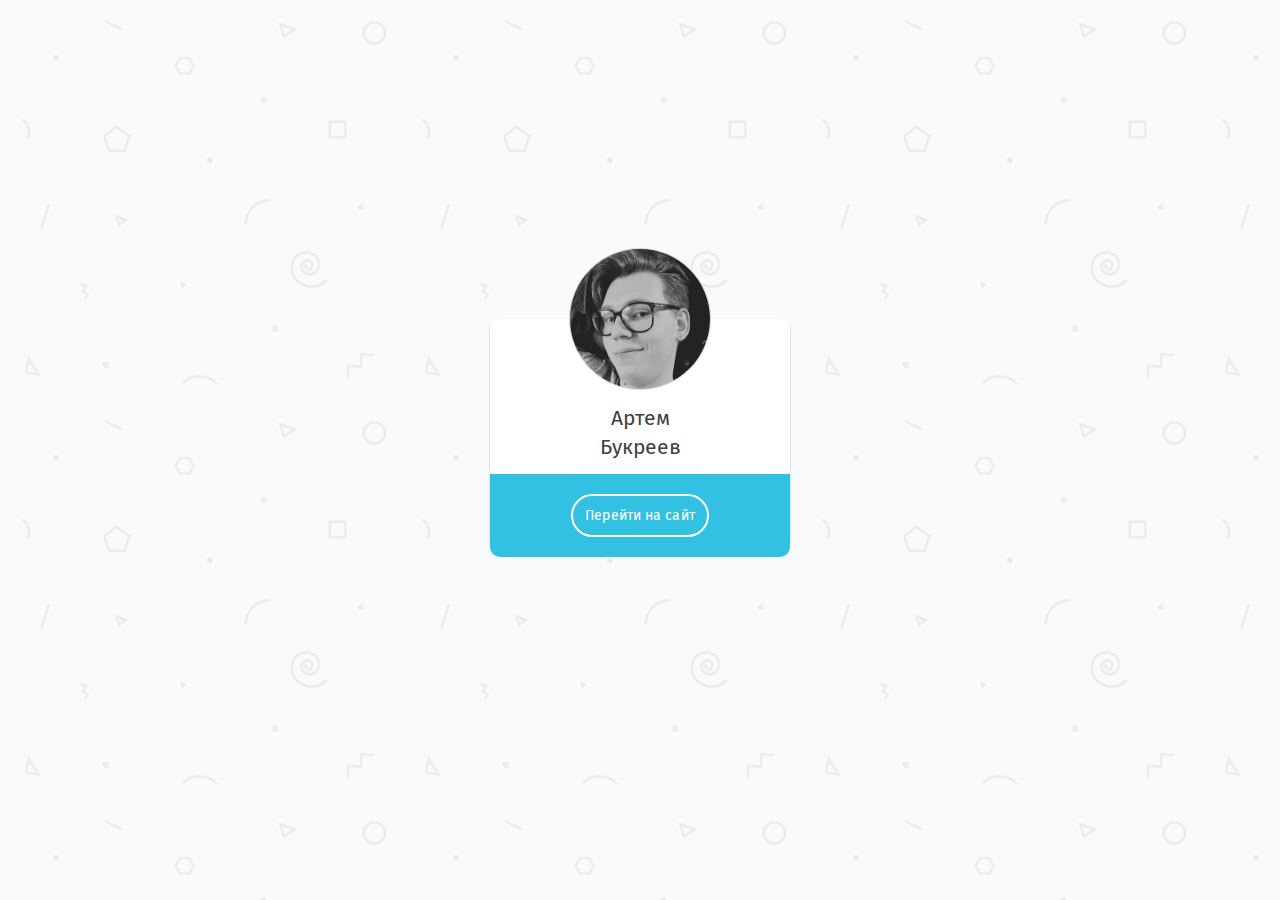
<file: index.html>
<!DOCTYPE html>
<html lang="en">
<head>
  <meta charset="UTF-8">
  <meta name="viewport" content="width=device-width, initial-scale=1.0">
  <meta http-equiv="X-UA-Compatible" content="ie=edge">
  <link rel="stylesheet" href="css/main.css">
  <link rel="stylesheet" href="css/animate.css">
  <title>Artem Bukreev</title>
</head>
<body>
  <div class="wrapper-start">
    <div class="enter-block animated bounceIn">
      <div class="user-avatar-start"><img src="img/content/avatar.jpg" class="avatar-start" alt="avatar"></div>
      <div class="enter-desc">
        <div class="enter-desc__high">
          <div class="user-name-start"><p class="name-start">Артем<br> Букреев</p></div>
        </div>
        <div class="enter-desc__low">
          <a href="pages/about.html" class="enter-button">Перейти на сайт</a>
        </div>
        </div>
  </div>
</div>
</body>
</html>
</file>
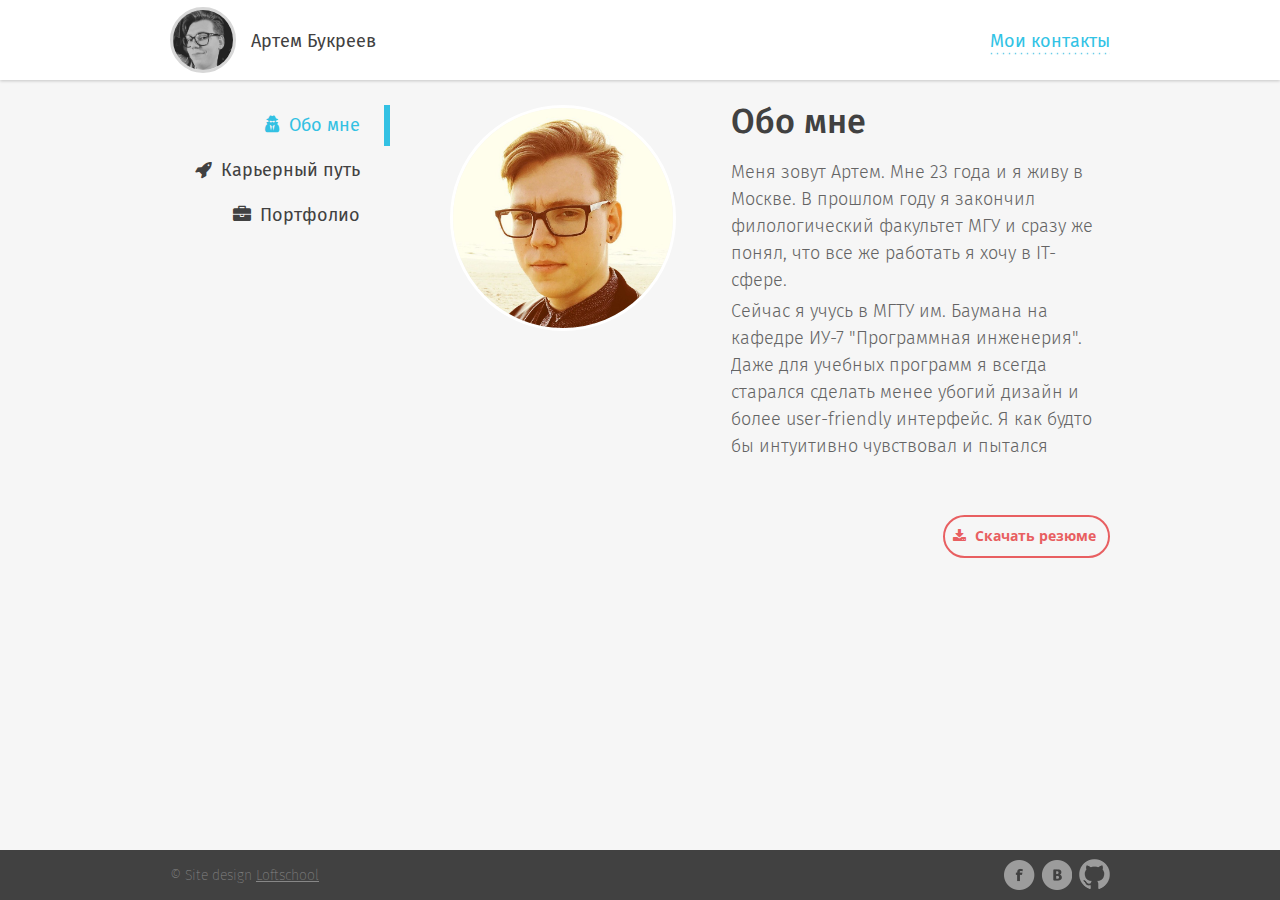
<file: pages/about.html>
<!DOCTYPE html>
<html lang="en">
<head>
	<meta charset="UTF-8">
	<meta http-equiv="X-UA-Compatible" content="ie=edge">
	<meta name="viewport" content="width=device-width, initial-scale=1.0">

	<title>About</title>
	<link rel="stylesheet" type="text/css" href="../css/main.css">
</head>
<body>
	<div class="wrapper">
		<header class="header">
			<div class="container">
				<div class="header-left">
					<div class="user-info">
						<div class="user-avatar">
							<img class="avatar" src="../img/content/avatar.jpg" alt="Avatar">
						</div>
						<div class="name">
							Артем Букреев
						</div>
					</div>
				</div>
				<div class="header-right">
					<div class="contacts">
						<a class="contacts-link" href="#">Мои контакты</a>
						<div class="dropdown">
							<div class="triangle"></div>
							<ul class="contacts__list">
								<li class="contacts__list-item">
									<a class="contacts__list-item-link email" href="href:mailto:bucentaurus@aol.com">
										<i class="contacts__dropdown-icon fa fa-envelope"></i>
										bucentaurus@aol.com</a>
								</li>
								<li class="contacts__list-item">
									<a class="contacts__list-item-link tel" href="tel:+79032587478">
										<i class="contacts__dropdown-icon fa fa-phone"></i>
										+7 903 258 74 78</a>
								</li>
								<li class="contacts__list-item"><a class="contacts__list-item-link skype" href="">
									<i class="contacts__dropdown-icon fa fa-skype"></i>
									 insaneBuch</a></li>
							</ul>
						</div>
					</div>
				</div>
			</div>
		</header>
		<section class="content">
			<div class="container">
				<aside class="sidebar">
					<nav class="menu">
						<ul class="menu-items">
							<li class="menu-item">
								<a class="menu-link selected-link" href="about.html">
									<i class="fa fa-user-secret icon" aria-hidden="true"></i>Обо мне
								</a></li>
							<li class="menu-item">
								<a class="menu-link" href="career.html">
									<i class="fa fa-rocket icon" aria-hidden="true"></i>Карьерный путь
								</a></li>
							<li class="menu-item">
								<a class="menu-link" href="portfolio.html">
								<i class="fa fa-briefcase icon" aria-hidden="true"></i>Портфолио
								</a></li>
						</ul>
					</nav>
				</aside>
				<main class="about-content">
					<div class="about">
						<div class="about-left">
							<div class="about-pic">
								<img src="../img/content/big-avatar.jpg" class="big-avatar" alt="user-avatar">
							</div>
						</div>
						<div class="about-right">
							<h1 class="about-title">Обо мне</h1>
							<div class="about-description">
								<p>Меня зовут Артем. Мне 23 года и я живу в Москве. В прошлом году я закончил филологический факультет МГУ и сразу же понял, что все же работать я хочу в IT-сфере.</p>
								<p>Сейчас я учусь в МГТУ им. Баумана на кафедре ИУ-7 "Программная инженерия". Даже для учебных программ я всегда старался сделать менее убогий дизайн и более user-friendly интерфейс. Я как будто бы интуитивно чувствовал и пытался воплотить многое из того, что я впоследствии прочитаю о UXD.
								<p>Поэтому к середине второго курса я окончательно убедился в том, что наравне с Backend разработкой я хочу заниматься и Frontend'ом.</p>
								<p>Трудно описать, насколько меня захватил весь этот мир компьтерных технологий. Настоящим откровением стало изучение архитектуры ЭВМ и последующее программирование на Ассемблере. Ну и конечно же азы C/C++ заложили фундамент понимания программирования как искусства, хоть я и не собираюсь связывать свою жизнь с этими языками. </p>
								<p>Я надеюсь, что в скором времени я смогу не только поражаться и обучаться новым премудростям веб-разработки, но и буду способен сделать что-то стоящее и, в конце концов, работать на этом поприще.</p>
							</div>
							<div class="download">
								<a href="../pages/content/rigby_papercraft.pdf" class="download-link" download>
									<span class="download-title"><i class="fa fa-download icon" aria-hidden="true"></i>Скачать резюме</span>
								</a>
							</div>
						</div>
					</div>
				</main>
			</div>
		</section>
	</div>
	<footer class="footer">
		<div class="container">
			<div class="footer-left">
					<div class="copyright">
						&copy; Site design <a href="http://loftschool.ru" target="_blank" class="copyright-link"> Loftschool </a>
					</div>
			</div>
			<div class="footer-right">
				<div class="socials">
						<a class="socials__link" href="https://www.facebook.com/artem.bukreev.52">
							<div class="link-item facebook"></div>
						</a>
						<a class="socials__link" href="https://www.vk.com/lurking_cthulhu">
							<div class="link-item vk"></div>
						</a>
						<a class="socials__link" href="https://www.github.com/bucentaurus">
	            <div class="link-item github"></div>
						</a>
				</div>
			</div>
		</div>
	</footer>
</body>
</html>
</file>
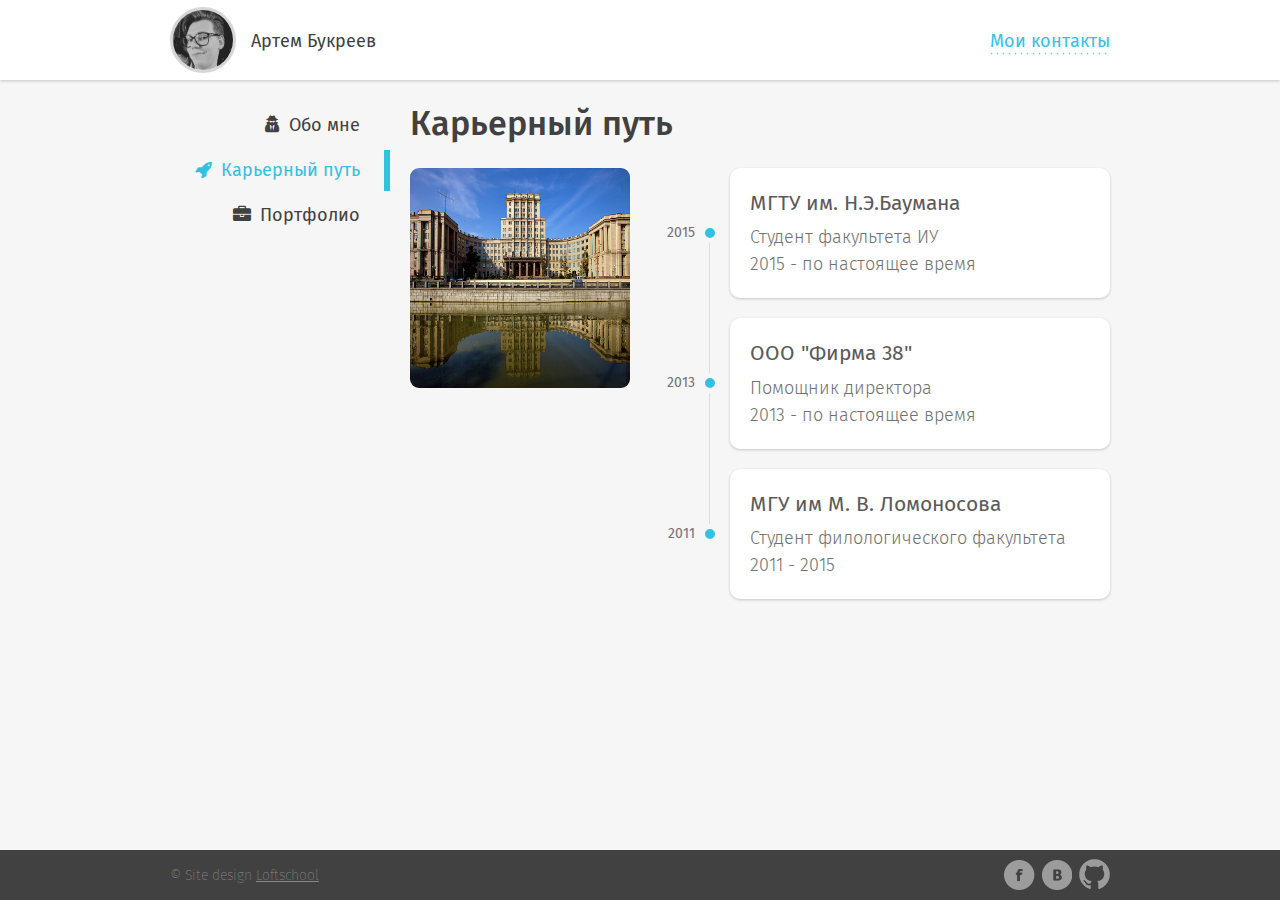
<file: pages/career.html>
<!DOCTYPE html>
<html lang="en">
<head>
  <meta charset="UTF-8">
  <meta name="viewport" content="width=device-width, initial-scale=1.0">
  <meta http-equiv="X-UA-Compatible" content="ie=edge">
  <link rel="stylesheet" href="../css/main.css">

  <title>Career</title>
</head>
<body>
  <div class="wrapper">
		<header class="header">
			<div class="container">
				<div class="header-left">
					<div class="user-info">
						<div class="user-avatar">
							<img class="avatar" src="../img/content/avatar.jpg" alt="Avatar">
						</div>
						<div class="name">
							Артем Букреев
						</div>
					</div>
				</div>
				<div class="header-right">
					<div class="contacts">
						<a class="contacts-link" href="#">Мои контакты</a>
            <div class="dropdown">
              <div class="triangle"></div>
              <ul class="contacts__list">
                <li class="contacts__list-item">
                  <a class="contacts__list-item-link email" href="href:mailto:bucentaurus@aol.com">
                    <i class="contacts__dropdown-icon fa fa-envelope"></i>
                    bucentaurus@aol.com</a>
                </li>
                <li class="contacts__list-item">
                  <a class="contacts__list-item-link tel" href="tel:+79032587478">
                    <i class="contacts__dropdown-icon fa fa-phone"></i>
                    +7 903 258 74 78</a>
                </li>
                <li class="contacts__list-item"><a class="contacts__list-item-link skype" href="">
                  <i class="contacts__dropdown-icon fa fa-skype"></i>
                   insaneBuch</a></li>
              </ul>
            </div>
					</div>
				</div>
			</div>
		</header>
		<section class="content">
			<div class="container">
				<aside class="sidebar car">
					<nav class="menu">
						<ul class="menu-items">
							<li class="menu-item">
								<a class="menu-link" href="about.html">
									<i class="fa fa-user-secret icon" aria-hidden="true"></i>Обо мне
								</a></li>
							<li class="menu-item">
								<a class="menu-link selected-link" href="career.html">
									<i class="fa fa-rocket icon" aria-hidden="true"></i>Карьерный путь
								</a></li>
							<li class="menu-item">
								<a class="menu-link" href="portfolio.html">
								<i class="fa fa-briefcase icon" aria-hidden="true"></i>Портфолио
								</a></li>
						</ul>
					</nav>
				</aside>
				<main class="career-content">
          <h1 class="career-title">Карьерный путь</h1>
          <div class="career">
            <div class="career__left">
                <img src="../img/content/bauman.jpg" class="career__img-item" alt="Bauman University" width=220px height=220px>
            </div>
            <div class="career__right">
              <ul class="career__list">
                <li class="career__item">
                  <div class="career__block">
                    <div class="career__title">МГТУ им. Н.Э.Баумана</div>
                    <div class="career__occup">Студент факультета ИУ</div>
                    <div class="career__time">2015 - по настоящее время</div>
                    <div class="career__year">2015</div>
                  </div>
                </li>
                <li class="career__item">
                  <div class="career__block">
                    <div class="career__title">ООО "Фирма 38"</div>
                    <div class="career__occup">Помощник директора</div>
                    <div class="career__time">2013 - по настоящее время</div>
                    <div class="career__year">2013</div>
                  </div>
                </li>
                <li class="career__item">
                  <div class="career__block">
                    <div class="career__title">МГУ им М. В. Ломоносова</div>
                    <div class="career__occup">Студент филологического факультета</div>
                    <div class="career__time">2011 - 2015</div>
                    <div class="career__year">2011</div>
                  </div>
                </li>
              </ul>
            </div>
          </div>
				</main>
			</div>
		</section>
	</div>
	<footer class="footer">
		<div class="container">
			<div class="footer-left">
					<div class="copyright">
						&copy; Site design <a href="http://loftschool.ru" target="_blank" class="copyright-link"> Loftschool </a>
					</div>
			</div>
			<div class="footer-right">
				<div class="socials">
          <a class="socials__link" href="https://www.facebook.com/artem.bukreev.52">
            <div class="link-item facebook"></div>
          </a>
          <a class="socials__link" href="https://www.vk.com/lurking_cthulhu">
            <div class="link-item vk"></div>
          </a>
          <a class="socials__link" href="https://www.github.com/bucentaurus">
            <div class="link-item github"></div>
          </a>
				</div>
			</div>
		</div>
	</footer>

</body>
</html>
</file>
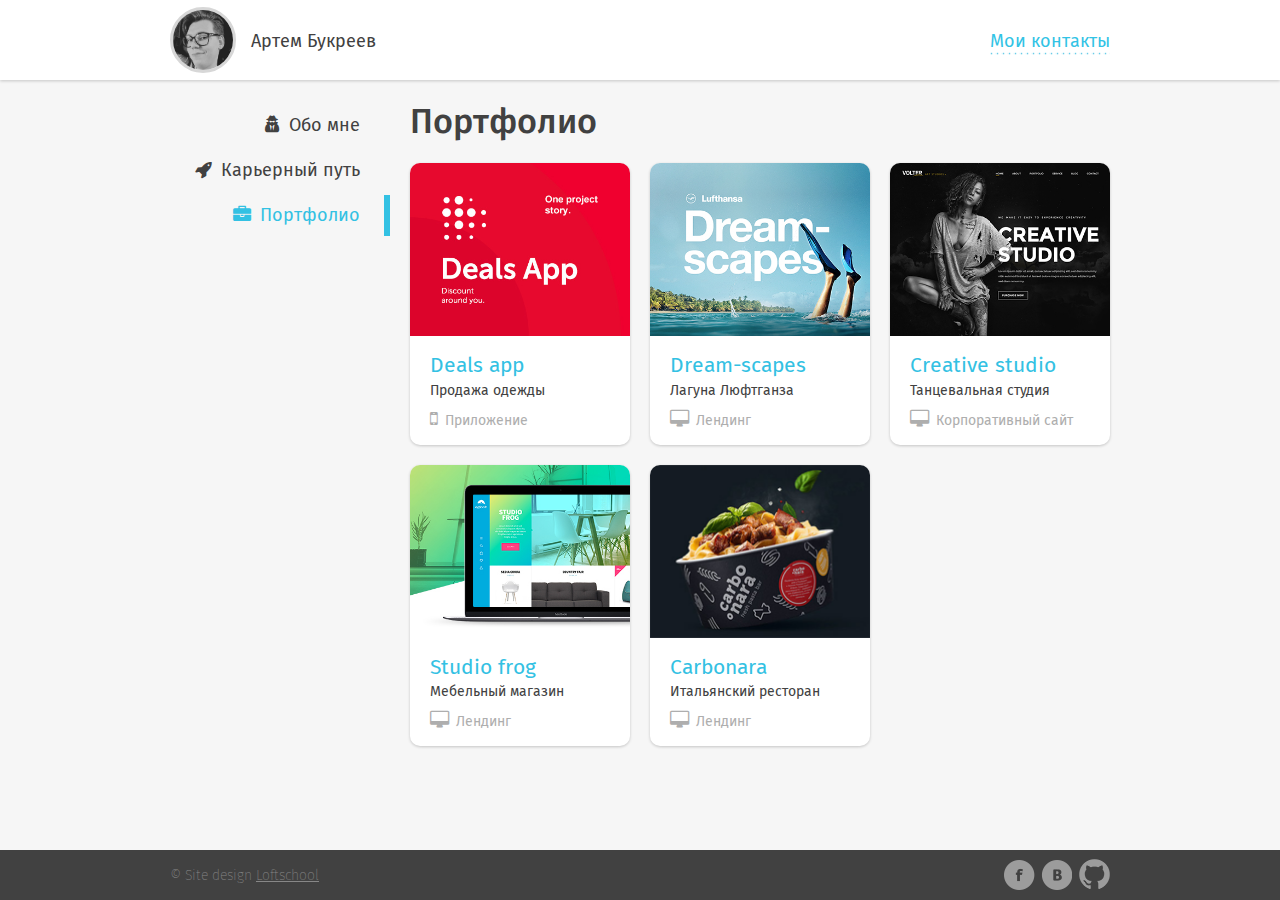
<file: pages/portfolio.html>
<!DOCTYPE html>
<html lang="en">
<head>
  <meta charset="UTF-8">
  <meta name="viewport" content="width=device-width, initial-scale=1.0">
  <meta http-equiv="X-UA-Compatible" content="ie=edge">
  <link rel="stylesheet" href="../css/main.css">
  <title>Portfolio</title>
</head>
<body>
  <div class="wrapper">
		<header class="header">
			<div class="container">
				<div class="header-left">
					<div class="user-info">
						<div class="user-avatar">
							<img class="avatar" src="../img/content/avatar.jpg" alt="Avatar">
						</div>
						<div class="name">
							Артем Букреев
						</div>
					</div>
				</div>
				<div class="header-right">
					<div class="contacts">
						<a class="contacts-link" href="#">Мои контакты</a>
            <div class="dropdown">
              <div class="triangle"></div>
              <ul class="contacts__list">
                <li class="contacts__list-item">
                  <a class="contacts__list-item-link email" href="href:mailto:bucentaurus@aol.com">
                    <i class="contacts__dropdown-icon fa fa-envelope"></i>
                    bucentaurus@aol.com</a>
                </li>
                <li class="contacts__list-item">
                  <a class="contacts__list-item-link tel" href="tel:+79032587478">
                    <i class="contacts__dropdown-icon fa fa-phone"></i>
                    +7 903 258 74 78</a>
                </li>
                <li class="contacts__list-item"><a class="contacts__list-item-link skype" href="">
                  <i class="contacts__dropdown-icon fa fa-skype"></i>
                   insaneBuch</a></li>
              </ul>
            </div>
					</div>
				</div>
			</div>
		</header>
		<section class="content">
			<div class="container">
				<aside class="sidebar portf">
					<nav class="menu">
						<ul class="menu-items">
							<li class="menu-item">
								<a class="menu-link" href="about.html">
									<i class="fa fa-user-secret icon" aria-hidden="true"></i>Обо мне
								</a></li>
							<li class="menu-item">
								<a class="menu-link" href="career.html">
									<i class="fa fa-rocket icon" aria-hidden="true"></i>Карьерный путь
								</a></li>
							<li class="menu-item">
								<a class="menu-link selected-link" href="portfolio.html">
								<i class="fa fa-briefcase icon" aria-hidden="true"></i>Портфолио
								</a></li>
						</ul>
					</nav>
				</aside>
				<main class="portfolio-content">
          <h1 class="portfolio-title">Портфолио</h1>
          <div class="portfolio">
            <ul class="portfolio__list">
              <li class="portfolio__item">
                <a href="#" class="portfolio__link">
                  <div class="portfolio__img" style="background-image: url('../img/content/portfolio-pic-one.png')">
                    <img src="../img/content/portfolio-pic-one.png" alt="" class="portfolio__pic">
                  </div>
                  <div class="portfolio__big-desc">
                    <div class="portfolio__title">Deals app</div>
                    <div class="portfolio__desc">Продажа одежды</div>
                    <div class="portfolio__type">
                      <i class="fa fa-mobile-phone portfolio__type-icon"></i>
                      <div class="portfolio__type-title">
                        Приложение
                      </div>
                    </div>
                  </div>
                </a>
              </li>
              <li class="portfolio__item">
                <a href="#" class="portfolio__link">
                  <div class="portfolio__img" style="background-image: url('../img/content/portfolio-pic-two.png')">
                    <img src="../img/content/portfolio-pic-two.png" alt="" class="portfolio__pic">
                  </div>
                  <div class="portfolio__big-desc">
                    <div class="portfolio__title">Dream-scapes</div>
                    <div class="portfolio__desc">Лагуна Люфтганза</div>
                    <div class="portfolio__type">
                      <i class="fa fa-desktop portfolio__type-icon" aria-hidden="true"></i>
                      <div class="portfolio__type-title">
                        Лендинг
                      </div>
                    </div>
                  </div>
                </a>
              </li>
              <li class="portfolio__item">
                <a href="#" class="portfolio__link">
                  <div class="portfolio__img" style="background-image: url('../img/content/portfolio-pic-three.png')">
                    <img src="../img/content/portfolio-pic-three.png" alt="" class="portfolio__pic">
                  </div>
                  <div class="portfolio__big-desc">
                    <div class="portfolio__title">Creative studio</div>
                    <div class="portfolio__desc">Танцевальная студия</div>
                    <div class="portfolio__type">
                      <i class="fa fa-desktop portfolio__type-icon" aria-hidden="true"></i>
                      <div class="portfolio__type-title">
                        Корпоративный сайт
                      </div>
                    </div>
                  </div>
                </a>
              </li>
              <li class="portfolio__item">
                <a href="#" class="portfolio__link">
                  <div class="portfolio__img" style="background-image: url('../img/content/portfolio-pic-four.png')">
                    <img src="../img/content/portfolio-pic-four.png" alt="" class="portfolio__pic">
                  </div>
                  <div class="portfolio__big-desc">
                    <div class="portfolio__title">Studio frog</div>
                    <div class="portfolio__desc">Мебельный магазин</div>
                    <div class="portfolio__type">
                      <i class="fa fa-desktop portfolio__type-icon" aria-hidden="true"></i>
                      <div class="portfolio__type-title">
                        Лендинг
                      </div>
                    </div>
                  </div>
                </a>
              </li>
              <li class="portfolio__item">
                <a href="#" class="portfolio__link">
                  <div class="portfolio__img" style="background-image: url('../img/content/portfolio-pic-five.png')">
                    <img src="../img/content/portfolio-pic-five.png" alt="" class="portfolio__pic">
                  </div>
                  <div class="portfolio__big-desc">
                    <div class="portfolio__title">Carbonara
                    </div>
                    <div class="portfolio__desc">Итальянский ресторан</div>
                    <div class="portfolio__type">
                      <i class="fa fa-desktop portfolio__type-icon " aria-hidden="true"></i>
                      <div class="portfolio__type-title">
                        Лендинг
                      </div>
                    </div>
                  </div>
                </a>
              </li>
            </ul>
          </div>
				</main>
			</div>
		</section>
	</div>
	<footer class="footer">
		<div class="container">
			<div class="footer-left">
					<div class="copyright">
						&copy; Site design <a href="http://loftschool.ru" target="_blank" class="copyright-link"> Loftschool </a>
					</div>
			</div>
			<div class="footer-right">
				<div class="socials">
          <a class="socials__link" href="https://www.facebook.com/artem.bukreev.52">
            <div class="link-item facebook"></div>
          </a>
          <a class="socials__link" href="https://www.vk.com/lurking_cthulhu">
            <div class="link-item vk"></div>
          </a>
          <a class="socials__link" href="https://www.github.com/bucentaurus">
            <div class="link-item github"></div>
          </a>
				</div>
			</div>
		</div>
	</footer>

</body>
</html>
</file>
<file: css/main.css>
@charset "UTF-8";
@import url("https://fonts.googleapis.com/css?family=Open+Sans");
.container::after, .user-info::after, .about::after, .career::after, .portfolio-content::after, .portfolio__list::after { content: ""; display: block; clear: both; }

/*! normalize.css v5.0.0 | MIT License | github.com/necolas/normalize.css */
/** 1. Change the default font family in all browsers (opinionated). 2. Correct the line height in all browsers. 3. Prevent adjustments of font size after orientation changes in IE on Windows Phone and in iOS. */
/* Document ========================================================================== */
html { font-family: sans-serif; /* 1 */ line-height: 1.15; /* 2 */ -ms-text-size-adjust: 100%; /* 3 */ -webkit-text-size-adjust: 100%; /* 3 */ }

/* Sections ========================================================================== */
/** Remove the margin in all browsers (opinionated). */
body { margin: 0; }

/** Add the correct display in IE 9-. */
article, aside, footer, header, nav, section { display: block; }

/** Correct the font size and margin on `h1` elements within `section` and `article` contexts in Chrome, Firefox, and Safari. */
h1 { font-size: 2em; margin: 0.67em 0; }

/* Grouping content ========================================================================== */
/** Add the correct display in IE 9-. 1. Add the correct display in IE. */
figcaption, figure, main { /* 1 */ display: block; }

/** Add the correct margin in IE 8. */
figure { margin: 1em 40px; }

/** 1. Add the correct box sizing in Firefox. 2. Show the overflow in Edge and IE. */
hr { box-sizing: content-box; /* 1 */ height: 0; /* 1 */ overflow: visible; /* 2 */ }

/** 1. Correct the inheritance and scaling of font size in all browsers. 2. Correct the odd `em` font sizing in all browsers. */
pre { font-family: monospace, monospace; /* 1 */ font-size: 1em; /* 2 */ }

/* Text-level semantics ========================================================================== */
/** 1. Remove the gray background on active links in IE 10. 2. Remove gaps in links underline in iOS 8+ and Safari 8+. */
a { background-color: transparent; /* 1 */ -webkit-text-decoration-skip: objects; /* 2 */ }

/** Remove the outline on focused links when they are also active or hovered in all browsers (opinionated). */
a:active, a:hover { outline-width: 0; }

/** 1. Remove the bottom border in Firefox 39-. 2. Add the correct text decoration in Chrome, Edge, IE, Opera, and Safari. */
abbr[title] { border-bottom: none; /* 1 */ text-decoration: underline; /* 2 */ text-decoration: underline dotted; /* 2 */ }

/** Prevent the duplicate application of `bolder` by the next rule in Safari 6. */
b, strong { font-weight: inherit; }

/** Add the correct font weight in Chrome, Edge, and Safari. */
b, strong { font-weight: bolder; }

/** 1. Correct the inheritance and scaling of font size in all browsers. 2. Correct the odd `em` font sizing in all browsers. */
code, kbd, samp { font-family: monospace, monospace; /* 1 */ font-size: 1em; /* 2 */ }

/** Add the correct font style in Android 4.3-. */
dfn { font-style: italic; }

/** Add the correct background and color in IE 9-. */
mark { background-color: #ff0; color: #000; }

/** Add the correct font size in all browsers. */
small { font-size: 80%; }

/** Prevent `sub` and `sup` elements from affecting the line height in all browsers. */
sub, sup { font-size: 75%; line-height: 0; position: relative; vertical-align: baseline; }

sub { bottom: -0.25em; }

sup { top: -0.5em; }

/* Embedded content ========================================================================== */
/** Add the correct display in IE 9-. */
audio, video { display: inline-block; }

/** Add the correct display in iOS 4-7. */
audio:not([controls]) { display: none; height: 0; }

/** Remove the border on images inside links in IE 10-. */
img { border-style: none; }

/** Hide the overflow in IE. */
svg:not(:root) { overflow: hidden; }

/* Forms ========================================================================== */
/** 1. Change the font styles in all browsers (opinionated). 2. Remove the margin in Firefox and Safari. */
button, input, optgroup, select, textarea { font-family: sans-serif; /* 1 */ font-size: 100%; /* 1 */ line-height: 1.15; /* 1 */ margin: 0; /* 2 */ }

/** Show the overflow in IE. 1. Show the overflow in Edge. */
button, input { /* 1 */ overflow: visible; }

/** Remove the inheritance of text transform in Edge, Firefox, and IE. 1. Remove the inheritance of text transform in Firefox. */
button, select { /* 1 */ text-transform: none; }

/** 1. Prevent a WebKit bug where (2) destroys native `audio` and `video` controls in Android 4. 2. Correct the inability to style clickable types in iOS and Safari. */
button, html [type="button"], [type="reset"], [type="submit"] { -webkit-appearance: button; /* 2 */ }

/** Remove the inner border and padding in Firefox. */
button::-moz-focus-inner, [type="button"]::-moz-focus-inner, [type="reset"]::-moz-focus-inner, [type="submit"]::-moz-focus-inner { border-style: none; padding: 0; }

/** Restore the focus styles unset by the previous rule. */
button:-moz-focusring, [type="button"]:-moz-focusring, [type="reset"]:-moz-focusring, [type="submit"]:-moz-focusring { outline: 1px dotted ButtonText; }

/** Change the border, margin, and padding in all browsers (opinionated). */
fieldset { border: 1px solid #c0c0c0; margin: 0 2px; padding: 0.35em 0.625em 0.75em; }

/** 1. Correct the text wrapping in Edge and IE. 2. Correct the color inheritance from `fieldset` elements in IE. 3. Remove the padding so developers are not caught out when they zero out `fieldset` elements in all browsers. */
legend { box-sizing: border-box; /* 1 */ color: inherit; /* 2 */ display: table; /* 1 */ max-width: 100%; /* 1 */ padding: 0; /* 3 */ white-space: normal; /* 1 */ }

/** 1. Add the correct display in IE 9-. 2. Add the correct vertical alignment in Chrome, Firefox, and Opera. */
progress { display: inline-block; /* 1 */ vertical-align: baseline; /* 2 */ }

/** Remove the default vertical scrollbar in IE. */
textarea { overflow: auto; }

/** 1. Add the correct box sizing in IE 10-. 2. Remove the padding in IE 10-. */
[type="checkbox"], [type="radio"] { box-sizing: border-box; /* 1 */ padding: 0; /* 2 */ }

/** Correct the cursor style of increment and decrement buttons in Chrome. */
[type="number"]::-webkit-inner-spin-button, [type="number"]::-webkit-outer-spin-button { height: auto; }

/** 1. Correct the odd appearance in Chrome and Safari. 2. Correct the outline style in Safari. */
[type="search"] { -webkit-appearance: textfield; /* 1 */ outline-offset: -2px; /* 2 */ }

/** Remove the inner padding and cancel buttons in Chrome and Safari on macOS. */
[type="search"]::-webkit-search-cancel-button, [type="search"]::-webkit-search-decoration { -webkit-appearance: none; }

/** 1. Correct the inability to style clickable types in iOS and Safari. 2. Change font properties to `inherit` in Safari. */
::-webkit-file-upload-button { -webkit-appearance: button; /* 1 */ font: inherit; /* 2 */ }

/* Interactive ========================================================================== */
/* Add the correct display in IE 9-. 1. Add the correct display in Edge, IE, and Firefox. */
details, menu { display: block; }

/* Add the correct display in all browsers. */
summary { display: list-item; }

/* Scripting ========================================================================== */
/** Add the correct display in IE 9-. */
canvas { display: inline-block; }

/** Add the correct display in IE. */
template { display: none; }

/* Hidden ========================================================================== */
/** Add the correct display in IE 10-. */
[hidden] { display: none; }

html, body { width: 100%; height: 100%; }

body { font-family: 'Fira Sans', Helvetica, sans-serif; line-height: 1.5; font-size: 18px; color: #414141; margin: 0; background-color: #f6f6f6; }

ul { padding: 0; margin: 0; }

ul li { list-style: none; }

h1 { font-size: 1.9em; -webkit-margin-before: 0; -webkit-margin-after: 20px; font-weight: 500; font-style: normal; }

p { font-family: 'Fira Sans', Helvetica, sans-serif; -webkit-margin-before: 0; -webkit-margin-after: 0; font-weight: 300; font-style: normal; }

.wrapper { position: relative; min-height: 100%; overflow: hidden; }

.wrapper::after { content: ""; display: block; height: 50px; }

.container { width: 940px; margin: 0 auto; -webkit-box-sizing: border-box; box-sizing: border-box; }

@font-face { font-family: 'Fira Sans'; src: url("layout/fonts/eot/FiraSans-Hair.eot"); src: url("layout/fonts/eot/FiraSans-Hair.eot") format("embedded-opentype"), url("layout/fonts/woff2/FiraSans-Hair.woff2") format("woff2"), url("layout/fonts/woff/FiraSans-Hair.woff") format("woff"), url("layout/fonts/ttf/FiraSans-Hair.ttf") format("truetype"), url("layout/fonts/otf/FiraSans-Hair.otf") format("opentype"); font-weight: 100; font-style: normal; }

@font-face { font-family: 'Fira Sans'; src: url("layout/fonts/eot/FiraSans-HairItalic.eot"); src: url("layout/fonts/eot/FiraSans-HairItalic.eot") format("embedded-opentype"), url("layout/fonts/woff2/FiraSans-HairItalic.woff2") format("woff2"), url("layout/fonts/woff/FiraSans-HairItalic.woff") format("woff"), url("layout/fonts/ttf/FiraSans-HairItalic.ttf") format("truetype"), url("layout/fonts/otf/FiraSans-HairItalic.otf") format("opentype"); font-weight: 100; font-style: italic; }

@font-face { font-family: 'Fira Sans'; src: url("layout/fonts/eot/FiraSans-UltraLight.eot"); src: url("layout/fonts/eot/FiraSans-UltraLight.eot") format("embedded-opentype"), url("layout/fonts/woff2/FiraSans-UltraLight.woff2") format("woff2"), url("layout/fonts/woff/FiraSans-UltraLight.woff") format("woff"), url("layout/fonts/ttf/FiraSans-UltraLight.ttf") format("truetype"), url("layout/fonts/otf/FiraSans-UltraLight.otf") format("opentype"); font-weight: 200; font-style: normal; }

@font-face { font-family: 'Fira Sans'; src: url("layout/fonts/eot/FiraSans-UltraLightItalic.eot"); src: url("layout/fonts/eot/FiraSans-UltraLightItalic.eot") format("embedded-opentype"), url("layout/fonts/woff2/FiraSans-UltraLightItalic.woff2") format("woff2"), url("layout/fonts/woff/FiraSans-UltraLightItalic.woff") format("woff"), url("layout/fonts/ttf/FiraSans-UltraLightItalic.ttf") format("truetype"), url("layout/fonts/otf/FiraSans-UltraLightItalic.otf") format("opentype"); font-weight: 200; font-style: italic; }

@font-face { font-family: 'Fira Sans'; src: url("layout/fonts/eot/FiraSans-Light.eot"); src: url("layout/fonts/eot/FiraSans-Light.eot") format("embedded-opentype"), url("layout/fonts/woff2/FiraSans-Light.woff2") format("woff2"), url("layout/fonts/woff/FiraSans-Light.woff") format("woff"), url("layout/fonts/ttf/FiraSans-Light.ttf") format("truetype"), url("layout/fonts/otf/FiraSans-Light.otf") format("opentype"); font-weight: 300; font-style: normal; }

@font-face { font-family: 'Fira Sans'; src: url("layout/fonts/eot/FiraSans-LightItalic.eot"); src: url("layout/fonts/eot/FiraSans-LightItalic.eot") format("embedded-opentype"), url("layout/fonts/woff2/FiraSans-LightItalic.woff2") format("woff2"), url("layout/fonts/woff/FiraSans-LightItalic.woff") format("woff"), url("layout/fonts/ttf/FiraSans-LightItalic.ttf") format("truetype"), url("layout/fonts/otf/FiraSans-LightItalic.otf") format("opentype"); font-weight: 300; font-style: italic; }

@font-face { font-family: 'Fira Sans'; src: url("layout/fonts/eot/FiraSans-Regular.eot"); src: url("layout/fonts/eot/FiraSans-Regular.eot") format("embedded-opentype"), url("layout/fonts/woff2/FiraSans-Regular.woff2") format("woff2"), url("layout/fonts/woff/FiraSans-Regular.woff") format("woff"), url("layout/fonts/ttf/FiraSans-Regular.ttf") format("truetype"), url("layout/fonts/otf/FiraSans-Regular.otf") format("opentype"); font-weight: 400; font-style: normal; }

@font-face { font-family: 'Fira Sans'; src: url("layout/fonts/eot/FiraSans-Italic.eot"); src: url("layout/fonts/eot/FiraSans-Italic.eot") format("embedded-opentype"), url("layout/fonts/woff2/FiraSans-Italic.woff2") format("woff2"), url("layout/fonts/woff/FiraSans-Italic.woff") format("woff"), url("layout/fonts/ttf/FiraSans-Italic.ttf") format("truetype"), url("layout/fonts/otf/FiraSans-Italic.otf") format("opentype"); font-weight: 400; font-style: italic; }

@font-face { font-family: 'Fira Sans'; src: url("layout/fonts/eot/FiraSans-Medium.eot"); src: url("layout/fonts/eot/FiraSans-Medium.eot") format("embedded-opentype"), url("layout/fonts/woff2/FiraSans-Medium.woff2") format("woff2"), url("layout/fonts/woff/FiraSans-Medium.woff") format("woff"), url("layout/fonts/ttf/FiraSans-Medium.ttf") format("truetype"), url("layout/fonts/otf/FiraSans-Medium.otf") format("opentype"); font-weight: 500; font-style: normal; }

@font-face { font-family: 'Fira Sans'; src: url("layout/fonts/eot/FiraSans-MediumItalic.eot"); src: url("layout/fonts/eot/FiraSans-MediumItalic.eot") format("embedded-opentype"), url("layout/fonts/woff2/FiraSans-MediumItalic.woff2") format("woff2"), url("layout/fonts/woff/FiraSans-MediumItalic.woff") format("woff"), url("layout/fonts/ttf/FiraSans-MediumItalic.ttf") format("truetype"), url("layout/fonts/otf/FiraSans-MediumItalic.otf") format("opentype"); font-weight: 500; font-style: italic; }

@font-face { font-family: 'Fira Sans'; src: url("layout/fonts/eot/FiraSans-SemiBold.eot"); src: url("layout/fonts/eot/FiraSans-SemiBold.eot") format("embedded-opentype"), url("layout/fonts/woff2/FiraSans-SemiBold.woff2") format("woff2"), url("layout/fonts/woff/FiraSans-SemiBold.woff") format("woff"), url("layout/fonts/ttf/FiraSans-SemiBold.ttf") format("truetype"), url("layout/fonts/otf/FiraSans-SemiBold.otf") format("opentype"); font-weight: 600; font-style: normal; }

@font-face { font-family: 'Fira Sans'; src: url("layout/fonts/eot/FiraSans-SemiBoldItalic.eot"); src: url("layout/fonts/eot/FiraSans-SemiBoldItalic.eot") format("embedded-opentype"), url("layout/fonts/woff2/FiraSans-SemiBoldItalic.woff2") format("woff2"), url("layout/fonts/woff/FiraSans-SemiBoldItalic.woff") format("woff"), url("layout/fonts/ttf/FiraSans-SemiBoldItalic.ttf") format("truetype"), url("layout/fonts/otf/FiraSans-SemiBoldItalic.otf") format("opentype"); font-weight: 600; font-style: italic; }

@font-face { font-family: 'Fira Sans'; src: url("layout/fonts/eot/FiraSans-Bold.eot"); src: url("layout/fonts/eot/FiraSans-Bold.eot") format("embedded-opentype"), url("layout/fonts/woff2/FiraSans-Bold.woff2") format("woff2"), url("layout/fonts/woff/FiraSans-Bold.woff") format("woff"), url("layout/fonts/ttf/FiraSans-Bold.ttf") format("truetype"), url("layout/fonts/otf/FiraSans-Bold.otf") format("opentype"); font-weight: 700; font-style: normal; }

@font-face { font-family: 'Fira Sans'; src: url("layout/fonts/eot/FiraSans-BoldItalic.eot"); src: url("layout/fonts/eot/FiraSans-BoldItalic.eot") format("embedded-opentype"), url("layout/fonts/woff2/FiraSans-BoldItalic.woff2") format("woff2"), url("layout/fonts/woff/FiraSans-BoldItalic.woff") format("woff"), url("layout/fonts/ttf/FiraSans-BoldItalic.ttf") format("truetype"), url("layout/fonts/otf/FiraSans-BoldItalic.otf") format("opentype"); font-weight: 700; font-style: italic; }

@font-face { font-family: 'Fira Sans'; src: url("layout/fonts/eot/FiraSans-ExtraBold.eot"); src: url("layout/fonts/eot/FiraSans-ExtraBold.eot") format("embedded-opentype"), url("layout/fonts/woff2/FiraSans-ExtraBold.woff2") format("woff2"), url("layout/fonts/woff/FiraSans-ExtraBold.woff") format("woff"), url("layout/fonts/ttf/FiraSans-ExtraBold.ttf") format("truetype"), url("layout/fonts/otf/FiraSans-ExtraBold.otf") format("opentype"); font-weight: 800; font-style: normal; }

@font-face { font-family: 'Fira Sans'; src: url("fonts/eot/FiraSans-ExtraBoldItalic.eot"); src: url("layout/fonts/eot/FiraSans-ExtraBoldItalic.eot") format("embedded-opentype"), url("layout/fonts/woff2/FiraSans-ExtraBoldItalic.woff2") format("woff2"), url("layout/fonts/woff/FiraSans-ExtraBoldItalic.woff") format("woff"), url("layout/fonts/ttf/FiraSans-ExtraBoldItalic.ttf") format("truetype"), url("layout/fonts/otf/FiraSans-ExtraBoldItalic.otf") format("opentype"); font-weight: 800; font-style: italic; }

@font-face { font-family: 'Fira Sans'; src: url("layout/fonts/eot/FiraSans-Heavy.eot"); src: url("layout/fonts/eot/FiraSans-Heavy.eot") format("embedded-opentype"), url("layout/fonts/woff2/FiraSans-Heavy.woff2") format("woff2"), url("layout/fonts/woff/FiraSans-Heavy.woff") format("woff"), url("layout/fonts/ttf/FiraSans-Heavy.ttf") format("truetype"), url("layout/fonts/otf/FiraSans-Heavy.otf") format("opentype"); font-weight: 900; font-style: normal; }

@font-face { font-family: 'Fira Sans'; src: url("layout/fonts/eot/FiraSans-HeavyItalic.eot"); src: url("layout/fonts/eot/FiraSans-HeavyItalic.eot") format("embedded-opentype"), url("layout/fonts/woff2/FiraSans-HeavyItalic.woff2") format("woff2"), url("layout/fonts/woff/FiraSans-HeavyItalic.woff") format("woff"), url("layout/fonts/ttf/FiraSans-HeavyItalic.ttf") format("truetype"), url("layout/fonts/otf/FiraSans-HeavyItalic.otf") format("opentype"); font-weight: 900; font-style: italic; }

@font-face { font-family: 'Fira Mono'; src: url("layout/fonts/eot/FiraMono-Regular.eot"); src: url("layout/fonts/eot/FiraMono-Regular.eot") format("embedded-opentype"), url("layout/fonts/woff2/FiraMono-Regular.woff2") format("woff2"), url("layout/fonts/woff/FiraMono-Regular.woff") format("woff"), url("layout/fonts/ttf/FiraMono-Regular.ttf") format("truetype"), url("layout/fonts/otf/FiraMono-Regular.otf") format("opentype"); font-weight: 400; font-style: normal; }

@font-face { font-family: 'Fira Mono'; src: url("layout/fonts/eot/FiraMono-Bold.eot"); src: url("layout/fonts/eot/FiraMono-Bold.eot") format("embedded-opentype"), url("layout/fonts/woff2/FiraMono-Bold.woff2") format("woff2"), url("layout/fonts/woff/FiraMono-Bold.woff") format("woff"), url("layout/fonts/ttf/FiraMono-Bold.ttf") format("truetype"), url("layout/fonts/otf/FiraMono-Bold.otf") format("opentype"); font-weight: 600; font-style: normal; }

/*! Font Awesome 4.7.0 by @davegandy - http://fontawesome.io - @fontawesome License - http://fontawesome.io/license (Font: SIL OFL 1.1, CSS: MIT License) */
/* FONT PATH -------------------------- */
@font-face { font-family: 'FontAwesome'; src: url("../eot/fontawesome-webfont.eot?v=4.7.0"); src: url("../eot/fontawesome-webfont.eot?#iefix&v=4.7.0") format("embedded-opentype"), url("../woff2/fontawesome-webfont.woff2?v=4.7.0") format("woff2"), url("../woff/fontawesome-webfont.woff?v=4.7.0") format("woff"), url("../ttf/fontawesome-webfont.ttf?v=4.7.0") format("truetype"), url("../svg/fontawesome-webfont.svg?v=4.7.0#fontawesomeregular") format("svg"); src: url("../css/layout/fonts/otf/FontAwesome.otf") format("opentype"); font-weight: normal; font-style: normal; }

.fa { display: inline-block; font: normal normal normal 14px/1 FontAwesome; font-size: inherit; text-rendering: auto; -webkit-font-smoothing: antialiased; -moz-osx-font-smoothing: grayscale; }

/* makes the font 33% larger relative to the icon container */
.fa-lg { font-size: 1.33333em; line-height: 0.75em; vertical-align: -15%; }

.fa-2x { font-size: 2em; }

.fa-3x { font-size: 3em; }

.fa-4x { font-size: 4em; }

.fa-5x { font-size: 5em; }

.fa-fw { width: 1.28571em; text-align: center; }

.fa-ul { padding-left: 0; margin-left: 2.14286em; list-style-type: none; }

.fa-ul > li { position: relative; }

.fa-li { position: absolute; left: -2.14286em; width: 2.14286em; top: 0.14286em; text-align: center; }

.fa-li.fa-lg { left: -1.85714em; }

.fa-border { padding: .2em .25em .15em; border: solid 0.08em #eee; border-radius: .1em; }

.fa-pull-left { float: left; }

.fa-pull-right { float: right; }

.fa.fa-pull-left { margin-right: .3em; }

.fa.fa-pull-right { margin-left: .3em; }

/* Deprecated as of 4.4.0 */
.pull-right { float: right; }

.pull-left { float: left; }

.fa.pull-left { margin-right: .3em; }

.fa.pull-right { margin-left: .3em; }

.fa-spin { -webkit-animation: fa-spin 2s infinite linear; animation: fa-spin 2s infinite linear; }

.fa-pulse { -webkit-animation: fa-spin 1s infinite steps(8); animation: fa-spin 1s infinite steps(8); }

@-webkit-keyframes fa-spin { 0% { -webkit-transform: rotate(0deg);
    transform: rotate(0deg); }
  100% { -webkit-transform: rotate(359deg);
    transform: rotate(359deg); } }

@keyframes fa-spin { 0% { -webkit-transform: rotate(0deg);
    transform: rotate(0deg); }
  100% { -webkit-transform: rotate(359deg);
    transform: rotate(359deg); } }

.fa-rotate-90 { -ms-filter: "progid:DXImageTransform.Microsoft.BasicImage(rotation=1)"; -webkit-transform: rotate(90deg); -ms-transform: rotate(90deg); transform: rotate(90deg); }

.fa-rotate-180 { -ms-filter: "progid:DXImageTransform.Microsoft.BasicImage(rotation=2)"; -webkit-transform: rotate(180deg); -ms-transform: rotate(180deg); transform: rotate(180deg); }

.fa-rotate-270 { -ms-filter: "progid:DXImageTransform.Microsoft.BasicImage(rotation=3)"; -webkit-transform: rotate(270deg); -ms-transform: rotate(270deg); transform: rotate(270deg); }

.fa-flip-horizontal { -ms-filter: "progid:DXImageTransform.Microsoft.BasicImage(rotation=0, mirror=1)"; -webkit-transform: scale(-1, 1); -ms-transform: scale(-1, 1); transform: scale(-1, 1); }

.fa-flip-vertical { -ms-filter: "progid:DXImageTransform.Microsoft.BasicImage(rotation=2, mirror=1)"; -webkit-transform: scale(1, -1); -ms-transform: scale(1, -1); transform: scale(1, -1); }

:root .fa-rotate-90, :root .fa-rotate-180, :root .fa-rotate-270, :root .fa-flip-horizontal, :root .fa-flip-vertical { -webkit-filter: none; filter: none; }

.fa-stack { position: relative; display: inline-block; width: 2em; height: 2em; line-height: 2em; vertical-align: middle; }

.fa-stack-1x, .fa-stack-2x { position: absolute; left: 0; width: 100%; text-align: center; }

.fa-stack-1x { line-height: inherit; }

.fa-stack-2x { font-size: 2em; }

.fa-inverse { color: #fff; }

/* Font Awesome uses the Unicode Private Use Area (PUA) to ensure screen readers do not read off random characters that represent icons */
.fa-glass:before { content: ""; }

.fa-music:before { content: ""; }

.fa-search:before { content: ""; }

.fa-envelope-o:before { content: ""; }

.fa-heart:before { content: ""; }

.fa-star:before { content: ""; }

.fa-star-o:before { content: ""; }

.fa-user:before { content: ""; }

.fa-film:before { content: ""; }

.fa-th-large:before { content: ""; }

.fa-th:before { content: ""; }

.fa-th-list:before { content: ""; }

.fa-check:before { content: ""; }

.fa-remove:before, .fa-close:before, .fa-times:before { content: ""; }

.fa-search-plus:before { content: ""; }

.fa-search-minus:before { content: ""; }

.fa-power-off:before { content: ""; }

.fa-signal:before { content: ""; }

.fa-gear:before, .fa-cog:before { content: ""; }

.fa-trash-o:before { content: ""; }

.fa-home:before { content: ""; }

.fa-file-o:before { content: ""; }

.fa-clock-o:before { content: ""; }

.fa-road:before { content: ""; }

.fa-download:before { content: ""; }

.fa-arrow-circle-o-down:before { content: ""; }

.fa-arrow-circle-o-up:before { content: ""; }

.fa-inbox:before { content: ""; }

.fa-play-circle-o:before { content: ""; }

.fa-rotate-right:before, .fa-repeat:before { content: ""; }

.fa-refresh:before { content: ""; }

.fa-list-alt:before { content: ""; }

.fa-lock:before { content: ""; }

.fa-flag:before { content: ""; }

.fa-headphones:before { content: ""; }

.fa-volume-off:before { content: ""; }

.fa-volume-down:before { content: ""; }

.fa-volume-up:before { content: ""; }

.fa-qrcode:before { content: ""; }

.fa-barcode:before { content: ""; }

.fa-tag:before { content: ""; }

.fa-tags:before { content: ""; }

.fa-book:before { content: ""; }

.fa-bookmark:before { content: ""; }

.fa-print:before { content: ""; }

.fa-camera:before { content: ""; }

.fa-font:before { content: ""; }

.fa-bold:before { content: ""; }

.fa-italic:before { content: ""; }

.fa-text-height:before { content: ""; }

.fa-text-width:before { content: ""; }

.fa-align-left:before { content: ""; }

.fa-align-center:before { content: ""; }

.fa-align-right:before { content: ""; }

.fa-align-justify:before { content: ""; }

.fa-list:before { content: ""; }

.fa-dedent:before, .fa-outdent:before { content: ""; }

.fa-indent:before { content: ""; }

.fa-video-camera:before { content: ""; }

.fa-photo:before, .fa-image:before, .fa-picture-o:before { content: ""; }

.fa-pencil:before { content: ""; }

.fa-map-marker:before { content: ""; }

.fa-adjust:before { content: ""; }

.fa-tint:before { content: ""; }

.fa-edit:before, .fa-pencil-square-o:before { content: ""; }

.fa-share-square-o:before { content: ""; }

.fa-check-square-o:before { content: ""; }

.fa-arrows:before { content: ""; }

.fa-step-backward:before { content: ""; }

.fa-fast-backward:before { content: ""; }

.fa-backward:before { content: ""; }

.fa-play:before { content: ""; }

.fa-pause:before { content: ""; }

.fa-stop:before { content: ""; }

.fa-forward:before { content: ""; }

.fa-fast-forward:before { content: ""; }

.fa-step-forward:before { content: ""; }

.fa-eject:before { content: ""; }

.fa-chevron-left:before { content: ""; }

.fa-chevron-right:before { content: ""; }

.fa-plus-circle:before { content: ""; }

.fa-minus-circle:before { content: ""; }

.fa-times-circle:before { content: ""; }

.fa-check-circle:before { content: ""; }

.fa-question-circle:before { content: ""; }

.fa-info-circle:before { content: ""; }

.fa-crosshairs:before { content: ""; }

.fa-times-circle-o:before { content: ""; }

.fa-check-circle-o:before { content: ""; }

.fa-ban:before { content: ""; }

.fa-arrow-left:before { content: ""; }

.fa-arrow-right:before { content: ""; }

.fa-arrow-up:before { content: ""; }

.fa-arrow-down:before { content: ""; }

.fa-mail-forward:before, .fa-share:before { content: ""; }

.fa-expand:before { content: ""; }

.fa-compress:before { content: ""; }

.fa-plus:before { content: ""; }

.fa-minus:before { content: ""; }

.fa-asterisk:before { content: ""; }

.fa-exclamation-circle:before { content: ""; }

.fa-gift:before { content: ""; }

.fa-leaf:before { content: ""; }

.fa-fire:before { content: ""; }

.fa-eye:before { content: ""; }

.fa-eye-slash:before { content: ""; }

.fa-warning:before, .fa-exclamation-triangle:before { content: ""; }

.fa-plane:before { content: ""; }

.fa-calendar:before { content: ""; }

.fa-random:before { content: ""; }

.fa-comment:before { content: ""; }

.fa-magnet:before { content: ""; }

.fa-chevron-up:before { content: ""; }

.fa-chevron-down:before { content: ""; }

.fa-retweet:before { content: ""; }

.fa-shopping-cart:before { content: ""; }

.fa-folder:before { content: ""; }

.fa-folder-open:before { content: ""; }

.fa-arrows-v:before { content: ""; }

.fa-arrows-h:before { content: ""; }

.fa-bar-chart-o:before, .fa-bar-chart:before { content: ""; }

.fa-twitter-square:before { content: ""; }

.fa-facebook-square:before { content: ""; }

.fa-camera-retro:before { content: ""; }

.fa-key:before { content: ""; }

.fa-gears:before, .fa-cogs:before { content: ""; }

.fa-comments:before { content: ""; }

.fa-thumbs-o-up:before { content: ""; }

.fa-thumbs-o-down:before { content: ""; }

.fa-star-half:before { content: ""; }

.fa-heart-o:before { content: ""; }

.fa-sign-out:before { content: ""; }

.fa-linkedin-square:before { content: ""; }

.fa-thumb-tack:before { content: ""; }

.fa-external-link:before { content: ""; }

.fa-sign-in:before { content: ""; }

.fa-trophy:before { content: ""; }

.fa-github-square:before { content: ""; }

.fa-upload:before { content: ""; }

.fa-lemon-o:before { content: ""; }

.fa-phone:before { content: ""; }

.fa-square-o:before { content: ""; }

.fa-bookmark-o:before { content: ""; }

.fa-phone-square:before { content: ""; }

.fa-twitter:before { content: ""; }

.fa-facebook-f:before, .fa-facebook:before { content: ""; }

.fa-github:before { content: ""; }

.fa-unlock:before { content: ""; }

.fa-credit-card:before { content: ""; }

.fa-feed:before, .fa-rss:before { content: ""; }

.fa-hdd-o:before { content: ""; }

.fa-bullhorn:before { content: ""; }

.fa-bell:before { content: ""; }

.fa-certificate:before { content: ""; }

.fa-hand-o-right:before { content: ""; }

.fa-hand-o-left:before { content: ""; }

.fa-hand-o-up:before { content: ""; }

.fa-hand-o-down:before { content: ""; }

.fa-arrow-circle-left:before { content: ""; }

.fa-arrow-circle-right:before { content: ""; }

.fa-arrow-circle-up:before { content: ""; }

.fa-arrow-circle-down:before { content: ""; }

.fa-globe:before { content: ""; }

.fa-wrench:before { content: ""; }

.fa-tasks:before { content: ""; }

.fa-filter:before { content: ""; }

.fa-briefcase:before { content: ""; }

.fa-arrows-alt:before { content: ""; }

.fa-group:before, .fa-users:before { content: ""; }

.fa-chain:before, .fa-link:before { content: ""; }

.fa-cloud:before { content: ""; }

.fa-flask:before { content: ""; }

.fa-cut:before, .fa-scissors:before { content: ""; }

.fa-copy:before, .fa-files-o:before { content: ""; }

.fa-paperclip:before { content: ""; }

.fa-save:before, .fa-floppy-o:before { content: ""; }

.fa-square:before { content: ""; }

.fa-navicon:before, .fa-reorder:before, .fa-bars:before { content: ""; }

.fa-list-ul:before { content: ""; }

.fa-list-ol:before { content: ""; }

.fa-strikethrough:before { content: ""; }

.fa-underline:before { content: ""; }

.fa-table:before { content: ""; }

.fa-magic:before { content: ""; }

.fa-truck:before { content: ""; }

.fa-pinterest:before { content: ""; }

.fa-pinterest-square:before { content: ""; }

.fa-google-plus-square:before { content: ""; }

.fa-google-plus:before { content: ""; }

.fa-money:before { content: ""; }

.fa-caret-down:before { content: ""; }

.fa-caret-up:before { content: ""; }

.fa-caret-left:before { content: ""; }

.fa-caret-right:before { content: ""; }

.fa-columns:before { content: ""; }

.fa-unsorted:before, .fa-sort:before { content: ""; }

.fa-sort-down:before, .fa-sort-desc:before { content: ""; }

.fa-sort-up:before, .fa-sort-asc:before { content: ""; }

.fa-envelope:before { content: ""; }

.fa-linkedin:before { content: ""; }

.fa-rotate-left:before, .fa-undo:before { content: ""; }

.fa-legal:before, .fa-gavel:before { content: ""; }

.fa-dashboard:before, .fa-tachometer:before { content: ""; }

.fa-comment-o:before { content: ""; }

.fa-comments-o:before { content: ""; }

.fa-flash:before, .fa-bolt:before { content: ""; }

.fa-sitemap:before { content: ""; }

.fa-umbrella:before { content: ""; }

.fa-paste:before, .fa-clipboard:before { content: ""; }

.fa-lightbulb-o:before { content: ""; }

.fa-exchange:before { content: ""; }

.fa-cloud-download:before { content: ""; }

.fa-cloud-upload:before { content: ""; }

.fa-user-md:before { content: ""; }

.fa-stethoscope:before { content: ""; }

.fa-suitcase:before { content: ""; }

.fa-bell-o:before { content: ""; }

.fa-coffee:before { content: ""; }

.fa-cutlery:before { content: ""; }

.fa-file-text-o:before { content: ""; }

.fa-building-o:before { content: ""; }

.fa-hospital-o:before { content: ""; }

.fa-ambulance:before { content: ""; }

.fa-medkit:before { content: ""; }

.fa-fighter-jet:before { content: ""; }

.fa-beer:before { content: ""; }

.fa-h-square:before { content: ""; }

.fa-plus-square:before { content: ""; }

.fa-angle-double-left:before { content: ""; }

.fa-angle-double-right:before { content: ""; }

.fa-angle-double-up:before { content: ""; }

.fa-angle-double-down:before { content: ""; }

.fa-angle-left:before { content: ""; }

.fa-angle-right:before { content: ""; }

.fa-angle-up:before { content: ""; }

.fa-angle-down:before { content: ""; }

.fa-desktop:before { content: ""; }

.fa-laptop:before { content: ""; }

.fa-tablet:before { content: ""; }

.fa-mobile-phone:before, .fa-mobile:before { content: ""; }

.fa-circle-o:before { content: ""; }

.fa-quote-left:before { content: ""; }

.fa-quote-right:before { content: ""; }

.fa-spinner:before { content: ""; }

.fa-circle:before { content: ""; }

.fa-mail-reply:before, .fa-reply:before { content: ""; }

.fa-github-alt:before { content: ""; }

.fa-folder-o:before { content: ""; }

.fa-folder-open-o:before { content: ""; }

.fa-smile-o:before { content: ""; }

.fa-frown-o:before { content: ""; }

.fa-meh-o:before { content: ""; }

.fa-gamepad:before { content: ""; }

.fa-keyboard-o:before { content: ""; }

.fa-flag-o:before { content: ""; }

.fa-flag-checkered:before { content: ""; }

.fa-terminal:before { content: ""; }

.fa-code:before { content: ""; }

.fa-mail-reply-all:before, .fa-reply-all:before { content: ""; }

.fa-star-half-empty:before, .fa-star-half-full:before, .fa-star-half-o:before { content: ""; }

.fa-location-arrow:before { content: ""; }

.fa-crop:before { content: ""; }

.fa-code-fork:before { content: ""; }

.fa-unlink:before, .fa-chain-broken:before { content: ""; }

.fa-question:before { content: ""; }

.fa-info:before { content: ""; }

.fa-exclamation:before { content: ""; }

.fa-superscript:before { content: ""; }

.fa-subscript:before { content: ""; }

.fa-eraser:before { content: ""; }

.fa-puzzle-piece:before { content: ""; }

.fa-microphone:before { content: ""; }

.fa-microphone-slash:before { content: ""; }

.fa-shield:before { content: ""; }

.fa-calendar-o:before { content: ""; }

.fa-fire-extinguisher:before { content: ""; }

.fa-rocket:before { content: ""; }

.fa-maxcdn:before { content: ""; }

.fa-chevron-circle-left:before { content: ""; }

.fa-chevron-circle-right:before { content: ""; }

.fa-chevron-circle-up:before { content: ""; }

.fa-chevron-circle-down:before { content: ""; }

.fa-html5:before { content: ""; }

.fa-css3:before { content: ""; }

.fa-anchor:before { content: ""; }

.fa-unlock-alt:before { content: ""; }

.fa-bullseye:before { content: ""; }

.fa-ellipsis-h:before { content: ""; }

.fa-ellipsis-v:before { content: ""; }

.fa-rss-square:before { content: ""; }

.fa-play-circle:before { content: ""; }

.fa-ticket:before { content: ""; }

.fa-minus-square:before { content: ""; }

.fa-minus-square-o:before { content: ""; }

.fa-level-up:before { content: ""; }

.fa-level-down:before { content: ""; }

.fa-check-square:before { content: ""; }

.fa-pencil-square:before { content: ""; }

.fa-external-link-square:before { content: ""; }

.fa-share-square:before { content: ""; }

.fa-compass:before { content: ""; }

.fa-toggle-down:before, .fa-caret-square-o-down:before { content: ""; }

.fa-toggle-up:before, .fa-caret-square-o-up:before { content: ""; }

.fa-toggle-right:before, .fa-caret-square-o-right:before { content: ""; }

.fa-euro:before, .fa-eur:before { content: ""; }

.fa-gbp:before { content: ""; }

.fa-dollar:before, .fa-usd:before { content: ""; }

.fa-rupee:before, .fa-inr:before { content: ""; }

.fa-cny:before, .fa-rmb:before, .fa-yen:before, .fa-jpy:before { content: ""; }

.fa-ruble:before, .fa-rouble:before, .fa-rub:before { content: ""; }

.fa-won:before, .fa-krw:before { content: ""; }

.fa-bitcoin:before, .fa-btc:before { content: ""; }

.fa-file:before { content: ""; }

.fa-file-text:before { content: ""; }

.fa-sort-alpha-asc:before { content: ""; }

.fa-sort-alpha-desc:before { content: ""; }

.fa-sort-amount-asc:before { content: ""; }

.fa-sort-amount-desc:before { content: ""; }

.fa-sort-numeric-asc:before { content: ""; }

.fa-sort-numeric-desc:before { content: ""; }

.fa-thumbs-up:before { content: ""; }

.fa-thumbs-down:before { content: ""; }

.fa-youtube-square:before { content: ""; }

.fa-youtube:before { content: ""; }

.fa-xing:before { content: ""; }

.fa-xing-square:before { content: ""; }

.fa-youtube-play:before { content: ""; }

.fa-dropbox:before { content: ""; }

.fa-stack-overflow:before { content: ""; }

.fa-instagram:before { content: ""; }

.fa-flickr:before { content: ""; }

.fa-adn:before { content: ""; }

.fa-bitbucket:before { content: ""; }

.fa-bitbucket-square:before { content: ""; }

.fa-tumblr:before { content: ""; }

.fa-tumblr-square:before { content: ""; }

.fa-long-arrow-down:before { content: ""; }

.fa-long-arrow-up:before { content: ""; }

.fa-long-arrow-left:before { content: ""; }

.fa-long-arrow-right:before { content: ""; }

.fa-apple:before { content: ""; }

.fa-windows:before { content: ""; }

.fa-android:before { content: ""; }

.fa-linux:before { content: ""; }

.fa-dribbble:before { content: ""; }

.fa-skype:before { content: ""; }

.fa-foursquare:before { content: ""; }

.fa-trello:before { content: ""; }

.fa-female:before { content: ""; }

.fa-male:before { content: ""; }

.fa-gittip:before, .fa-gratipay:before { content: ""; }

.fa-sun-o:before { content: ""; }

.fa-moon-o:before { content: ""; }

.fa-archive:before { content: ""; }

.fa-bug:before { content: ""; }

.fa-vk:before { content: ""; }

.fa-weibo:before { content: ""; }

.fa-renren:before { content: ""; }

.fa-pagelines:before { content: ""; }

.fa-stack-exchange:before { content: ""; }

.fa-arrow-circle-o-right:before { content: ""; }

.fa-arrow-circle-o-left:before { content: ""; }

.fa-toggle-left:before, .fa-caret-square-o-left:before { content: ""; }

.fa-dot-circle-o:before { content: ""; }

.fa-wheelchair:before { content: ""; }

.fa-vimeo-square:before { content: ""; }

.fa-turkish-lira:before, .fa-try:before { content: ""; }

.fa-plus-square-o:before { content: ""; }

.fa-space-shuttle:before { content: ""; }

.fa-slack:before { content: ""; }

.fa-envelope-square:before { content: ""; }

.fa-wordpress:before { content: ""; }

.fa-openid:before { content: ""; }

.fa-institution:before, .fa-bank:before, .fa-university:before { content: ""; }

.fa-mortar-board:before, .fa-graduation-cap:before { content: ""; }

.fa-yahoo:before { content: ""; }

.fa-google:before { content: ""; }

.fa-reddit:before { content: ""; }

.fa-reddit-square:before { content: ""; }

.fa-stumbleupon-circle:before { content: ""; }

.fa-stumbleupon:before { content: ""; }

.fa-delicious:before { content: ""; }

.fa-digg:before { content: ""; }

.fa-pied-piper-pp:before { content: ""; }

.fa-pied-piper-alt:before { content: ""; }

.fa-drupal:before { content: ""; }

.fa-joomla:before { content: ""; }

.fa-language:before { content: ""; }

.fa-fax:before { content: ""; }

.fa-building:before { content: ""; }

.fa-child:before { content: ""; }

.fa-paw:before { content: ""; }

.fa-spoon:before { content: ""; }

.fa-cube:before { content: ""; }

.fa-cubes:before { content: ""; }

.fa-behance:before { content: ""; }

.fa-behance-square:before { content: ""; }

.fa-steam:before { content: ""; }

.fa-steam-square:before { content: ""; }

.fa-recycle:before { content: ""; }

.fa-automobile:before, .fa-car:before { content: ""; }

.fa-cab:before, .fa-taxi:before { content: ""; }

.fa-tree:before { content: ""; }

.fa-spotify:before { content: ""; }

.fa-deviantart:before { content: ""; }

.fa-soundcloud:before { content: ""; }

.fa-database:before { content: ""; }

.fa-file-pdf-o:before { content: ""; }

.fa-file-word-o:before { content: ""; }

.fa-file-excel-o:before { content: ""; }

.fa-file-powerpoint-o:before { content: ""; }

.fa-file-photo-o:before, .fa-file-picture-o:before, .fa-file-image-o:before { content: ""; }

.fa-file-zip-o:before, .fa-file-archive-o:before { content: ""; }

.fa-file-sound-o:before, .fa-file-audio-o:before { content: ""; }

.fa-file-movie-o:before, .fa-file-video-o:before { content: ""; }

.fa-file-code-o:before { content: ""; }

.fa-vine:before { content: ""; }

.fa-codepen:before { content: ""; }

.fa-jsfiddle:before { content: ""; }

.fa-life-bouy:before, .fa-life-buoy:before, .fa-life-saver:before, .fa-support:before, .fa-life-ring:before { content: ""; }

.fa-circle-o-notch:before { content: ""; }

.fa-ra:before, .fa-resistance:before, .fa-rebel:before { content: ""; }

.fa-ge:before, .fa-empire:before { content: ""; }

.fa-git-square:before { content: ""; }

.fa-git:before { content: ""; }

.fa-y-combinator-square:before, .fa-yc-square:before, .fa-hacker-news:before { content: ""; }

.fa-tencent-weibo:before { content: ""; }

.fa-qq:before { content: ""; }

.fa-wechat:before, .fa-weixin:before { content: ""; }

.fa-send:before, .fa-paper-plane:before { content: ""; }

.fa-send-o:before, .fa-paper-plane-o:before { content: ""; }

.fa-history:before { content: ""; }

.fa-circle-thin:before { content: ""; }

.fa-header:before { content: ""; }

.fa-paragraph:before { content: ""; }

.fa-sliders:before { content: ""; }

.fa-share-alt:before { content: ""; }

.fa-share-alt-square:before { content: ""; }

.fa-bomb:before { content: ""; }

.fa-soccer-ball-o:before, .fa-futbol-o:before { content: ""; }

.fa-tty:before { content: ""; }

.fa-binoculars:before { content: ""; }

.fa-plug:before { content: ""; }

.fa-slideshare:before { content: ""; }

.fa-twitch:before { content: ""; }

.fa-yelp:before { content: ""; }

.fa-newspaper-o:before { content: ""; }

.fa-wifi:before { content: ""; }

.fa-calculator:before { content: ""; }

.fa-paypal:before { content: ""; }

.fa-google-wallet:before { content: ""; }

.fa-cc-visa:before { content: ""; }

.fa-cc-mastercard:before { content: ""; }

.fa-cc-discover:before { content: ""; }

.fa-cc-amex:before { content: ""; }

.fa-cc-paypal:before { content: ""; }

.fa-cc-stripe:before { content: ""; }

.fa-bell-slash:before { content: ""; }

.fa-bell-slash-o:before { content: ""; }

.fa-trash:before { content: ""; }

.fa-copyright:before { content: ""; }

.fa-at:before { content: ""; }

.fa-eyedropper:before { content: ""; }

.fa-paint-brush:before { content: ""; }

.fa-birthday-cake:before { content: ""; }

.fa-area-chart:before { content: ""; }

.fa-pie-chart:before { content: ""; }

.fa-line-chart:before { content: ""; }

.fa-lastfm:before { content: ""; }

.fa-lastfm-square:before { content: ""; }

.fa-toggle-off:before { content: ""; }

.fa-toggle-on:before { content: ""; }

.fa-bicycle:before { content: ""; }

.fa-bus:before { content: ""; }

.fa-ioxhost:before { content: ""; }

.fa-angellist:before { content: ""; }

.fa-cc:before { content: ""; }

.fa-shekel:before, .fa-sheqel:before, .fa-ils:before { content: ""; }

.fa-meanpath:before { content: ""; }

.fa-buysellads:before { content: ""; }

.fa-connectdevelop:before { content: ""; }

.fa-dashcube:before { content: ""; }

.fa-forumbee:before { content: ""; }

.fa-leanpub:before { content: ""; }

.fa-sellsy:before { content: ""; }

.fa-shirtsinbulk:before { content: ""; }

.fa-simplybuilt:before { content: ""; }

.fa-skyatlas:before { content: ""; }

.fa-cart-plus:before { content: ""; }

.fa-cart-arrow-down:before { content: ""; }

.fa-diamond:before { content: ""; }

.fa-ship:before { content: ""; }

.fa-user-secret:before { content: ""; }

.fa-motorcycle:before { content: ""; }

.fa-street-view:before { content: ""; }

.fa-heartbeat:before { content: ""; }

.fa-venus:before { content: ""; }

.fa-mars:before { content: ""; }

.fa-mercury:before { content: ""; }

.fa-intersex:before, .fa-transgender:before { content: ""; }

.fa-transgender-alt:before { content: ""; }

.fa-venus-double:before { content: ""; }

.fa-mars-double:before { content: ""; }

.fa-venus-mars:before { content: ""; }

.fa-mars-stroke:before { content: ""; }

.fa-mars-stroke-v:before { content: ""; }

.fa-mars-stroke-h:before { content: ""; }

.fa-neuter:before { content: ""; }

.fa-genderless:before { content: ""; }

.fa-facebook-official:before { content: ""; }

.fa-pinterest-p:before { content: ""; }

.fa-whatsapp:before { content: ""; }

.fa-server:before { content: ""; }

.fa-user-plus:before { content: ""; }

.fa-user-times:before { content: ""; }

.fa-hotel:before, .fa-bed:before { content: ""; }

.fa-viacoin:before { content: ""; }

.fa-train:before { content: ""; }

.fa-subway:before { content: ""; }

.fa-medium:before { content: ""; }

.fa-yc:before, .fa-y-combinator:before { content: ""; }

.fa-optin-monster:before { content: ""; }

.fa-opencart:before { content: ""; }

.fa-expeditedssl:before { content: ""; }

.fa-battery-4:before, .fa-battery:before, .fa-battery-full:before { content: ""; }

.fa-battery-3:before, .fa-battery-three-quarters:before { content: ""; }

.fa-battery-2:before, .fa-battery-half:before { content: ""; }

.fa-battery-1:before, .fa-battery-quarter:before { content: ""; }

.fa-battery-0:before, .fa-battery-empty:before { content: ""; }

.fa-mouse-pointer:before { content: ""; }

.fa-i-cursor:before { content: ""; }

.fa-object-group:before { content: ""; }

.fa-object-ungroup:before { content: ""; }

.fa-sticky-note:before { content: ""; }

.fa-sticky-note-o:before { content: ""; }

.fa-cc-jcb:before { content: ""; }

.fa-cc-diners-club:before { content: ""; }

.fa-clone:before { content: ""; }

.fa-balance-scale:before { content: ""; }

.fa-hourglass-o:before { content: ""; }

.fa-hourglass-1:before, .fa-hourglass-start:before { content: ""; }

.fa-hourglass-2:before, .fa-hourglass-half:before { content: ""; }

.fa-hourglass-3:before, .fa-hourglass-end:before { content: ""; }

.fa-hourglass:before { content: ""; }

.fa-hand-grab-o:before, .fa-hand-rock-o:before { content: ""; }

.fa-hand-stop-o:before, .fa-hand-paper-o:before { content: ""; }

.fa-hand-scissors-o:before { content: ""; }

.fa-hand-lizard-o:before { content: ""; }

.fa-hand-spock-o:before { content: ""; }

.fa-hand-pointer-o:before { content: ""; }

.fa-hand-peace-o:before { content: ""; }

.fa-trademark:before { content: ""; }

.fa-registered:before { content: ""; }

.fa-creative-commons:before { content: ""; }

.fa-gg:before { content: ""; }

.fa-gg-circle:before { content: ""; }

.fa-tripadvisor:before { content: ""; }

.fa-odnoklassniki:before { content: ""; }

.fa-odnoklassniki-square:before { content: ""; }

.fa-get-pocket:before { content: ""; }

.fa-wikipedia-w:before { content: ""; }

.fa-safari:before { content: ""; }

.fa-chrome:before { content: ""; }

.fa-firefox:before { content: ""; }

.fa-opera:before { content: ""; }

.fa-internet-explorer:before { content: ""; }

.fa-tv:before, .fa-television:before { content: ""; }

.fa-contao:before { content: ""; }

.fa-500px:before { content: ""; }

.fa-amazon:before { content: ""; }

.fa-calendar-plus-o:before { content: ""; }

.fa-calendar-minus-o:before { content: ""; }

.fa-calendar-times-o:before { content: ""; }

.fa-calendar-check-o:before { content: ""; }

.fa-industry:before { content: ""; }

.fa-map-pin:before { content: ""; }

.fa-map-signs:before { content: ""; }

.fa-map-o:before { content: ""; }

.fa-map:before { content: ""; }

.fa-commenting:before { content: ""; }

.fa-commenting-o:before { content: ""; }

.fa-houzz:before { content: ""; }

.fa-vimeo:before { content: ""; }

.fa-black-tie:before { content: ""; }

.fa-fonticons:before { content: ""; }

.fa-reddit-alien:before { content: ""; }

.fa-edge:before { content: ""; }

.fa-credit-card-alt:before { content: ""; }

.fa-codiepie:before { content: ""; }

.fa-modx:before { content: ""; }

.fa-fort-awesome:before { content: ""; }

.fa-usb:before { content: ""; }

.fa-product-hunt:before { content: ""; }

.fa-mixcloud:before { content: ""; }

.fa-scribd:before { content: ""; }

.fa-pause-circle:before { content: ""; }

.fa-pause-circle-o:before { content: ""; }

.fa-stop-circle:before { content: ""; }

.fa-stop-circle-o:before { content: ""; }

.fa-shopping-bag:before { content: ""; }

.fa-shopping-basket:before { content: ""; }

.fa-hashtag:before { content: ""; }

.fa-bluetooth:before { content: ""; }

.fa-bluetooth-b:before { content: ""; }

.fa-percent:before { content: ""; }

.fa-gitlab:before { content: ""; }

.fa-wpbeginner:before { content: ""; }

.fa-wpforms:before { content: ""; }

.fa-envira:before { content: ""; }

.fa-universal-access:before { content: ""; }

.fa-wheelchair-alt:before { content: ""; }

.fa-question-circle-o:before { content: ""; }

.fa-blind:before { content: ""; }

.fa-audio-description:before { content: ""; }

.fa-volume-control-phone:before { content: ""; }

.fa-braille:before { content: ""; }

.fa-assistive-listening-systems:before { content: ""; }

.fa-asl-interpreting:before, .fa-american-sign-language-interpreting:before { content: ""; }

.fa-deafness:before, .fa-hard-of-hearing:before, .fa-deaf:before { content: ""; }

.fa-glide:before { content: ""; }

.fa-glide-g:before { content: ""; }

.fa-signing:before, .fa-sign-language:before { content: ""; }

.fa-low-vision:before { content: ""; }

.fa-viadeo:before { content: ""; }

.fa-viadeo-square:before { content: ""; }

.fa-snapchat:before { content: ""; }

.fa-snapchat-ghost:before { content: ""; }

.fa-snapchat-square:before { content: ""; }

.fa-pied-piper:before { content: ""; }

.fa-first-order:before { content: ""; }

.fa-yoast:before { content: ""; }

.fa-themeisle:before { content: ""; }

.fa-google-plus-circle:before, .fa-google-plus-official:before { content: ""; }

.fa-fa:before, .fa-font-awesome:before { content: ""; }

.fa-handshake-o:before { content: ""; }

.fa-envelope-open:before { content: ""; }

.fa-envelope-open-o:before { content: ""; }

.fa-linode:before { content: ""; }

.fa-address-book:before { content: ""; }

.fa-address-book-o:before { content: ""; }

.fa-vcard:before, .fa-address-card:before { content: ""; }

.fa-vcard-o:before, .fa-address-card-o:before { content: ""; }

.fa-user-circle:before { content: ""; }

.fa-user-circle-o:before { content: ""; }

.fa-user-o:before { content: ""; }

.fa-id-badge:before { content: ""; }

.fa-drivers-license:before, .fa-id-card:before { content: ""; }

.fa-drivers-license-o:before, .fa-id-card-o:before { content: ""; }

.fa-quora:before { content: ""; }

.fa-free-code-camp:before { content: ""; }

.fa-telegram:before { content: ""; }

.fa-thermometer-4:before, .fa-thermometer:before, .fa-thermometer-full:before { content: ""; }

.fa-thermometer-3:before, .fa-thermometer-three-quarters:before { content: ""; }

.fa-thermometer-2:before, .fa-thermometer-half:before { content: ""; }

.fa-thermometer-1:before, .fa-thermometer-quarter:before { content: ""; }

.fa-thermometer-0:before, .fa-thermometer-empty:before { content: ""; }

.fa-shower:before { content: ""; }

.fa-bathtub:before, .fa-s15:before, .fa-bath:before { content: ""; }

.fa-podcast:before { content: ""; }

.fa-window-maximize:before { content: ""; }

.fa-window-minimize:before { content: ""; }

.fa-window-restore:before { content: ""; }

.fa-times-rectangle:before, .fa-window-close:before { content: ""; }

.fa-times-rectangle-o:before, .fa-window-close-o:before { content: ""; }

.fa-bandcamp:before { content: ""; }

.fa-grav:before { content: ""; }

.fa-etsy:before { content: ""; }

.fa-imdb:before { content: ""; }

.fa-ravelry:before { content: ""; }

.fa-eercast:before { content: ""; }

.fa-microchip:before { content: ""; }

.fa-snowflake-o:before { content: ""; }

.fa-superpowers:before { content: ""; }

.fa-wpexplorer:before { content: ""; }

.fa-meetup:before { content: ""; }

.sr-only { position: absolute; width: 1px; height: 1px; padding: 0; margin: -1px; overflow: hidden; clip: rect(0, 0, 0, 0); border: 0; }

.sr-only-focusable:active, .sr-only-focusable:focus { position: static; width: auto; height: auto; margin: 0; overflow: visible; clip: auto; }

.header { background: #fff; height: 80px; -webkit-box-sizing: border-box; box-sizing: border-box; box-shadow: 0px 1px 3px 0px rgba(0, 0, 0, 0.2); }

.header-left { width: 50%; height: 80px; margin-left: 0; float: left; }

.header-right { text-align: right; width: 50%; height: 80px; float: right; }

.user-avatar { float: left; margin-top: 7px; margin-right: 15px; }

.name { display: inline-block; margin-top: 28px; }

.avatar, .avatar-start { width: 60px; height: 60px; border: 3px solid #d7d7d7; border-radius: 50%; }

.contacts { display: inline-block; margin-top: 28px; text-align: right; position: relative; }

.contacts:hover .contacts-link { color: #e85f61; background: url("../img/decor/bottom-line-active.png") 0 bottom repeat-x; }

.contacts:hover .dropdown { display: block; }

.contacts-link { text-decoration: none; color: #32c3e5; padding-bottom: 3px; background: url("../img/decor/bottom-line.png") 0 bottom repeat-x; }

.dropdown { width: auto; height: auto; border: 1px solid #dedede; border-radius: 10px; position: absolute; top: 100%; left: 19%; margin-top: 15px; -webkit-transform: translateX(-50%); -ms-transform: translateX(-50%); transform: translateX(-50%); background: #fff; z-index: 10; display: none; }

.dropdown::before { content: ""; display: block; height: 18px; left: 0; right: 0; top: -17px; z-index: 10; position: absolute; }

.triangle { border-top: 0px solid transparent; border-right: 10px solid transparent; border-left: 10px solid transparent; border-bottom: 10px solid black; width: 0; height: 0; position: absolute; bottom: 100%; left: 65%; margin-left: -10px; }

.triangle::before { content: ""; display: block; border-top: 0px solid transparent; border-right: 10px solid transparent; border-left: 10px solid transparent; border-bottom: 10px solid #fff; width: 0; height: 0; position: absolute; left: -10px; }

.contacts__list { margin: 5px 20px; text-align: left; }

.contacts__list-item-link { white-space: nowrap; text-decoration: none; font-size: 18px; font-weight: 200; color: #414141; line-height: 2em; }

.contacts__dropdown-icon { margin-right: 5px; color: #33c1e3; }

.content { margin-top: 25px; margin-bottom: 20px; }

.sidebar { width: 220px; float: left; margin-right: 60px; }

.menu-items { vertical-align: middle; }

.menu-item { height: 41px; line-height: 41px; margin-bottom: 4px; text-align: right; }

.menu-link { display: block; border-right: 6px solid #f6f6f6; padding-right: 24px; text-decoration: none; color: #414141; }

.icon { margin-right: 9px; }

.menu-link:hover { color: #33c1e3; }

.selected-link { color: #33c1e3; border-right: 6px solid #33c1e3; }

.about-content { margin-top: 0; width: 100%; }

.big-avatar { width: 220px; height: 220px; border-radius: 50%; border: 3px solid white; }

.about-left { float: left; margin-right: 55px; }

.about-right { float: left; text-align: left; width: 379px; overflow: hidden; position: relative; }

.about-title { line-height: 34px; margin-after: 20px; }

.about-description { height: 304px; color: #646464; overflow: auto; margin-bottom: 52px; }

.about-description > p { margin-bottom: 4px; color: #646464; }

.download { text-align: right; }

.download-link, .enter-button { box-sizing: border-box; font-family: 'Open Sans', Helvetica, sans-serif; display: inline-block; width: 167px; padding: 8px 12px 0 0; height: 43px; border: 2px solid #e85f61; font-size: 14px; border-radius: 200px 200px 200px 200px; text-decoration: none; font-weight: bold; color: #e85f61; }

.download-link:hover, .enter-button:hover { color: #fff; background: #e85f61; }

.footer { height: 50px; background: #414141; margin-top: -50px; box-sizing: border-box; }

.footer-left { font-weight: 200; margin-top: 15px; font-size: 14px; color: #878787; float: left; }

.copyright-link { position: relative; color: #878787; }

.socials { text-align: right; }

.socials__link { text-decoration: none; }

.link-item { position: relative; margin-top: 10px; margin-right: 1px; display: inline-block; width: 31px; height: 30px; background: url("../img/icons/bg-sprite.png") 0 0 no-repeat; }

.facebook:hover { background-position: 0 -100px; }

.vk { background-position: -100px 0; }

.vk:hover { background-position: -100px -100px; }

.github { margin: 0 0 1px 1px; background-position: -200px 0; }

.github:hover { background-position: -200px -100px; }

.wrapper-start { width: 100%; height: 100%; background: url("../img/bg/bg.png"); display: table; text-align: center; }

.enter-block { position: relative; top: -60px; display: table-cell; vertical-align: middle; -webkit-animation-duration: 3s; animation-duration: 3s; }

.user-avatar-start { position: relative; top: 79px; width: 146px; margin: 0 auto; }

.avatar-start { width: 140px; height: 140px; border: 1px solid #d7d7d7; }

.enter-desc { margin-bottom: 60px; display: inline-block; text-align: center; height: 232px; width: 300px; box-sizing: border-box; border-radius: 10px; background-color: #fff; box-shadow: 0px 1px 2px 0px rgba(0, 0, 0, 0.3); font-family: 'Open Sans', Helvetica, sans-serif; }

.user-name-start { font-size: 21px; font-weight: 600; font-style: normal; color: #414141; }

.name-start { margin-top: 85px; display: inline-block; font-weight: 400; line-height: 1.4em; color: #414141; -webkit-margin-after: 11px; }

.enter-desc__low { background-color: #33c1e3; border-radius: 0px 0px 10px 10px; }

.enter-button { width: 138px; font-family: 'Fira Sans', Helvetica, sans-serif; font-style: normal; letter-spacing: 0.1px; color: #fff; border-color: #fff; margin: 20px; padding: 9px 5px 3px 5px; font-weight: normal; }

.enter-button:hover { color: #33c1e3; background-color: #fff; }

.sidebar.car { margin-right: 0; }

.career-content { float: left; width: 700px; margin-left: 20px; }

.career-title { line-height: 1.1; -webkit-margin-after: 25px; }

.career__left { float: left; }

.career__right { float: right; }

.career__left { width: 220px; }

.career__right { width: 455px; }

.career__img-item { display: block; max-width: 100%; overflow: hidden; border-radius: 9px; }

.career__list { text-align: right; }

.career__item { padding-left: 70px; }

.career__item:hover .career__block { background: #33c1e3; }

.career__item:hover .career__title, .career__item:hover .career__occup, .career__item:hover .career__time { color: #fff; }

.career__item:hover .career__year { font-weight: 600; color: #33c1e3; }

.career__item:hover .career__year::after { border-color: #94e0f2; }

.career__block { display: inline-block; border-radius: 10px; box-shadow: 0px 1px 3px 0px rgba(0, 0, 0, 0.2); background: #fff; width: 380px; box-sizing: border-box; padding: 20px; text-align: left; position: relative; margin-bottom: 20px; }

.career__block::after, .career__block::before { content: ""; display: block; width: 1px; background: #dddddd; position: absolute; right: 100%; margin-right: 20px; }

.career__block::before { top: 0; bottom: 50%; }

.career__block::after { top: 50%; bottom: -25px; }

.career__item:first-child .career__block::before, .career__item:last-child .career__block::after { display: none; }

.career__title { font-size: 21px; color: #5a5a5a; margin-bottom: 5px; }

.career__occup, .career__time { font-weight: 300; color: #727272; margin-bottom: 0px; }

.career__time { margin-bottom: 0; }

.career__year { position: absolute; top: 50%; right: 100%; margin-top: -14px; margin-right: 35px; font-size: 14px; color: #727272; line-height: 28px; z-index: 10; }

.career__year::after { content: ""; display: block; width: 10px; height: 10px; border-radius: 50%; background: #33c1e3; position: absolute; right: -25px; top: 50%; margin-top: -10px; border: 5px solid #f6f6f6; }

.sidebar.portf { margin-right: 0; }

.portfolio-content { margin-bottom: -18px; }

.portfolio-title { margin-left: 20px; display: inline-block; line-height: 1; -webkit-margin-after: 24px; }

.portfolio { float: left; width: 720px; }

.portfolio__list { font-size: 0; }

.portfoio__list * { font-size: 14px; }

.portfolio__item { border-radius: 10px; background-color: #fff; box-shadow: 0px 1px 3px 0px rgba(0, 0, 0, 0.2); width: 220px; overflow: hidden; display: inline-block; margin-left: 20px; margin-bottom: 20px; vertical-align: top; }

.portfolio__img { height: 173px; background-position: center center; background-repeat: no-repeat; background-size: cover; position: relative; }

.portfolio__pic { position: absolute; top: 0; left: -9999px; }

.portfolio__link { display: block; text-decoration: none; }

.portfolio__link:hover .portfolio__title { color: #e85f61; }

.portfolio__big-desc { padding: 14px 18px 14px 20px; }

.portfolio__title { font-size: 21px; color: #33c1e3; margin-bottom: -2px; }

.portfolio__desc { font-size: 14px; color: #414141; font-weight: 400; margin-bottom: 9px; }

.portfolio__type-icon, .portfolio__type-title { display: inline-block; vertical-align: top; margin-right: -2px; }

.portfolio__type { font-size: 14px; color: #aeaeae; }

.portfolio__type-icon { font-size: 18px; }

.portfolio__type-title { max-width: 160px; margin-left: 5px; }

@media screen and (max-width: 992px) { .container { width: 750px; }
  .dropdown { left: 0; }
  .triangle { left: 75%; }
  .sidebar, .about-content, .career-content, .portfolio-content { float: none; width: 100%; margin-left: 0; }
  .sidebar { margin-bottom: 35px; }
  .menu-item { display: inline-block; vertical-align: middle; }
  .menu-link { text-align: left; border: none; padding-right: 0; margin-right: 25px; }
  .selected-link { border: none; }
  .about-left { width: 30%; margin-right: 0; }
  .big-avatar { width: 165px; height: 165px; }
  .about-right { width: 70%; }
  .sidebar.portf { margin-bottom: 20px; }
  .portfolio-title { margin-bottom: 25px; }
  .portfolio__item { margin-left: 0; margin-right: 20px; }
  .portfolio-title { margin-left: 0; }
  .portfolio__list:first-child { margin-left: 0; } }

@media screen and (max-width: 768px) { .enter-button { padding: 9px 11px 3px 5px; }
  .container { width: 480px; }
  .header-right { position: static; }
  .user-info { display: table; }
  .name { display: table-cell; vertical-align: middle; }
  .contacts { height: 100%; margin-top: 0; display: block; text-align: none; }
  .contacts:hover .contacts-link { background: url("../img/icons/phone-active.png") center center no-repeat; }
  .contacts-link { position: absolute; right: 0; top: 20px; background: url("../img/icons/phone.png") center center no-repeat; width: 32px; height: 32px; display: inline-block; font-size: 0; vertical-align: middle; }
  .dropdown { left: 48%; margin-top: -12px; }
  .triangle { margin-left: 35px; }
  .content { margin-bottom: 38px; }
  .about-left, .about-right { float: none; width: 100%; }
  .about-pic { text-align: center; }
  .about-title { text-align: center; margin-bottom: 15px; }
  .menu-items { text-align: center; }
  .download { text-align: center; }
  .download-link, .enter-button { text-align: right; }
  .footer { height: 95px; margin-top: -95px; padding-top: 2px; }
  .footer-left { float: none; }
  .footer-left, .footer-right, .socials { width: 100%; text-align: center; }
  .wrapper:after { height: 95px; }
  .career__left, .career__right { width: 100%; float: none; }
  .career__left { margin-bottom: 20px; text-align: center; }
  .career__img-item { display: inline-block; }
  .career__item { padding: 0; }
  .career__block { display: block; width: 100%; }
  .career__block::after, .career__block::before { display: none; }
  .career__title { font-size: 18px; }
  .career__occup, .career__time { font-size: 16px; }
  .career__year { display: none; }
  .portfolio { width: auto; }
  .portfolio__item { margin-left: 0; margin-right: 0; width: 230px; }
  .portfolio__item:nth-child(odd) { margin-right: 20px; } }

@media screen and (max-width: 480px) { .enter-button { padding: 9px 12px 3px 5px; }
  .container { width: 95%; }
  .header-left { width: 80%; }
  .header-right { width: 20%; }
  .name { font-weight: 400; max-width: 100px; font-size: 14px; margin-top: 20px; }
  .dropdown { left: -100%; }
  .menu-link { font-size: 14px; margin-right: 10px; }
  .menu-link .icon { display: none; }
  .big-avatar { width: 140px; height: 140px; }
  .about-description { overflow: visible; height: auto; }
  .portfolio-title { display: block; text-align: center; }
  .portfolio__list { text-align: center; }
  .portfolio__item { width: 100%; }
  .portfolio__item:nth-child(odd) { margin-right: 0; } }

/*# sourceMappingURL=main.css.map */
</file>
